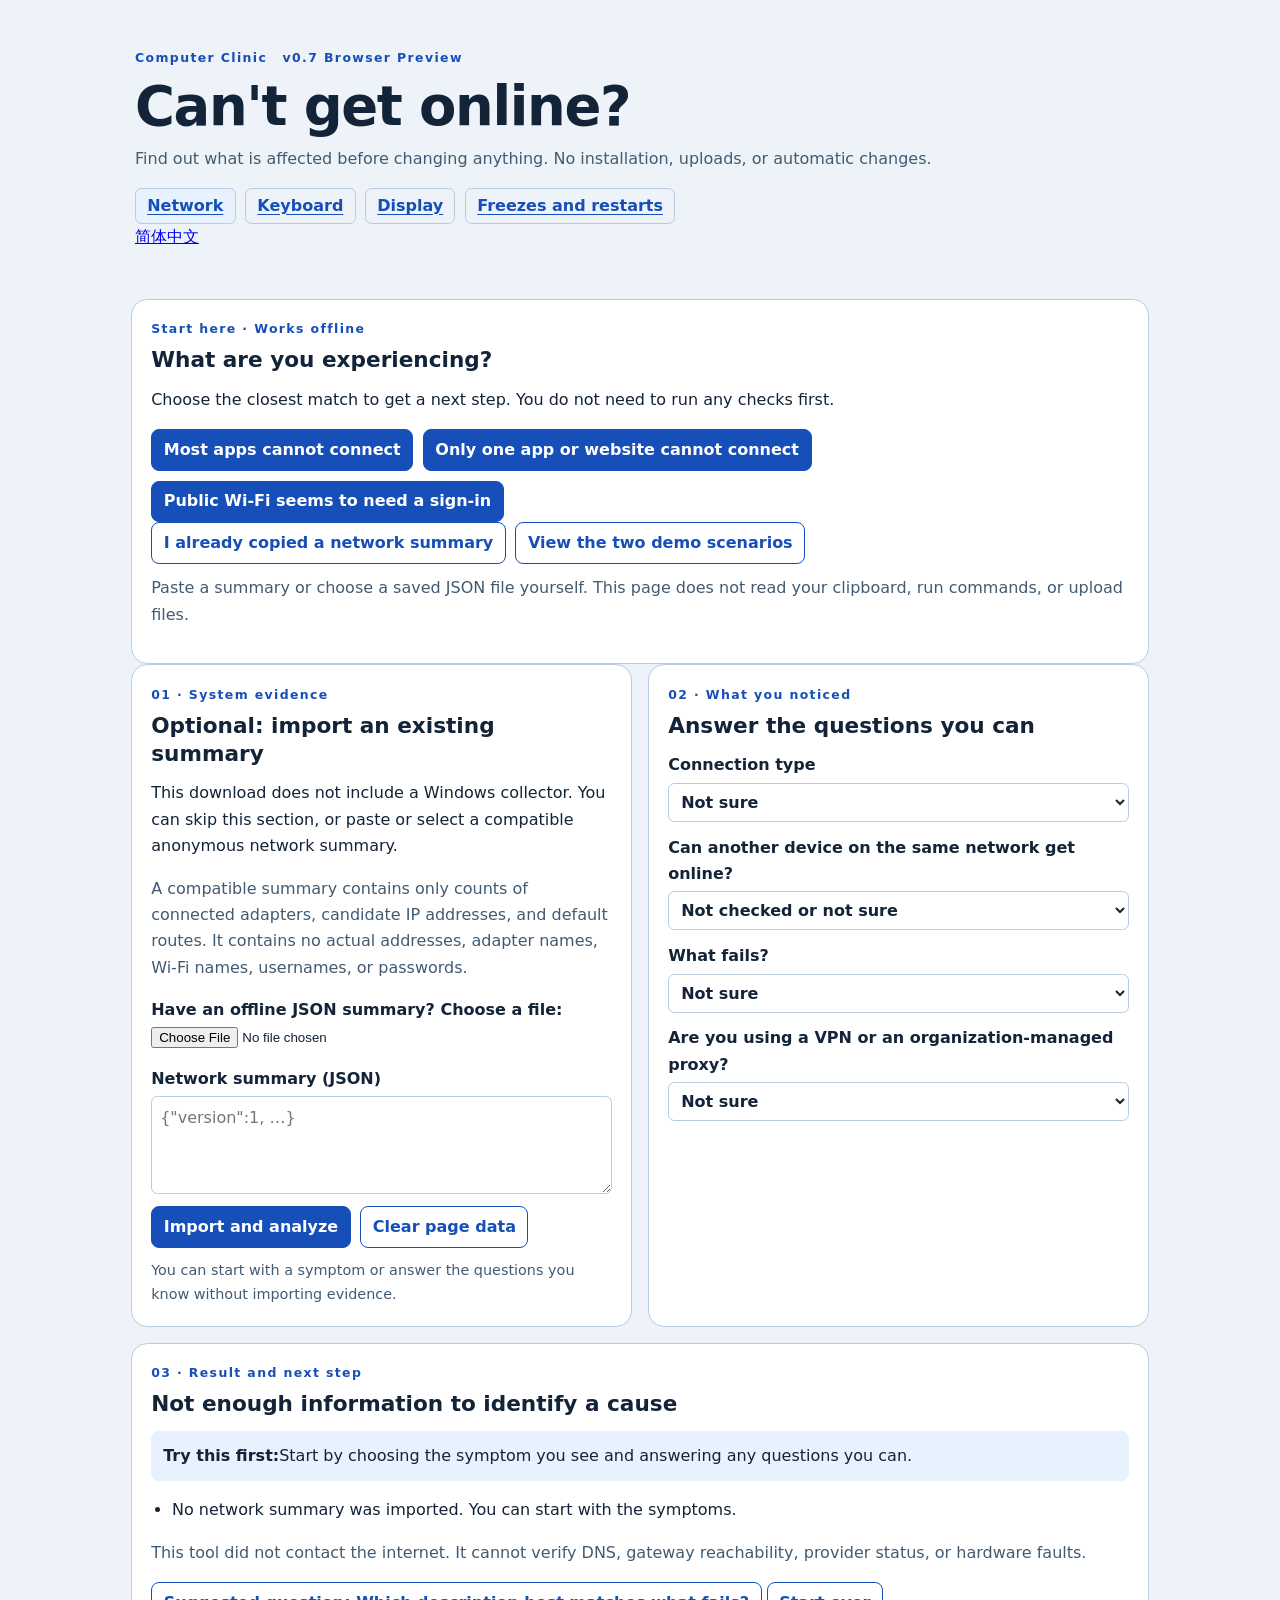
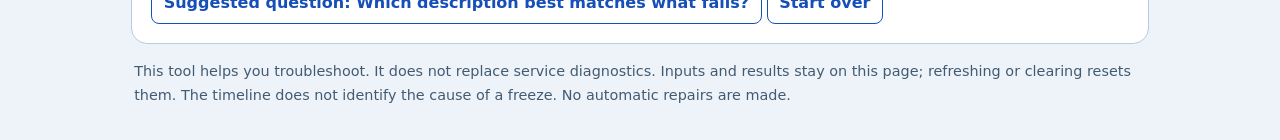
<file: index.html>
<!doctype html>
<html lang="en">
<head>
  <meta charset="utf-8">
  <meta name="viewport" content="width=device-width, initial-scale=1">
  <meta http-equiv="Content-Security-Policy" content="default-src 'none'; script-src 'self' file:; style-src 'self' file:; base-uri 'none'; form-action 'none'; connect-src 'none'">
  <meta name="referrer" content="no-referrer">
  <title>Computer Clinic · Network</title>
  <link rel="stylesheet" href="clinic.css">
  <script defer src="local-json.js"></script>
  <script defer src="diagnosis.js"></script>
  <script defer src="clinic.js"></script>
</head>
<body>
<div class="shell">
  <header>
    <p class="eyebrow">Computer Clinic <span>v0.7 Browser Preview</span></p>
    <h1>Can't get online?</h1>
    <p class="intro">Find out what is affected before changing anything. No installation, uploads, or automatic changes.</p>
    <nav aria-label="Offline tools">
      <a aria-current="page" href="index.html">Network</a>
      <a href="keyboard/index.html">Keyboard</a>
      <a href="display/index.html">Display</a>
      <a href="freeze/index.html">Freezes and restarts</a>
    </nav>
    <p><a href="zh/index.html" lang="zh-CN" hreflang="zh-CN">简体中文</a></p>
  </header>
  <noscript><p class="panel">This tool needs JavaScript in your browser. It can run without internet access.</p></noscript>
  <main>
    <section class="panel" aria-labelledby="quick-title">
      <p class="eyebrow">Start here · Works offline</p>
      <h2 id="quick-title" tabindex="-1">What are you experiencing?</h2>
      <p>Choose the closest match to get a next step. You do not need to run any checks first.</p>
      <div class="actions">
        <button type="button" id="quick-all">Most apps cannot connect</button>
        <button type="button" id="quick-one">Only one app or website cannot connect</button>
        <button type="button" id="quick-portal">Public Wi-Fi seems to need a sign-in</button>
      </div>
      <div class="actions">
        <button type="button" id="quick-paste" class="secondary">I already copied a network summary</button>
        <button type="button" id="quick-demo" class="secondary">View the two demo scenarios</button>
      </div>
      <p id="quick-feedback" role="status" class="message"></p>
      <p class="subtle">Paste a summary or choose a saved JSON file yourself. This page does not read your clipboard, run commands, or upload files.</p>
    </section>
    <div class="grid">
      <section class="panel" aria-labelledby="evidence-title">
        <p class="eyebrow">01 · System evidence</p>
        <h2 id="evidence-title">Optional: import an existing summary</h2>
        <p>This download does not include a Windows collector. You can skip this section, or paste or select a compatible anonymous network summary.</p>
        <p class="subtle">A compatible summary contains only counts of connected adapters, candidate IP addresses, and default routes. It contains no actual addresses, adapter names, Wi-Fi names, usernames, or passwords.</p>
        <p><label for="snapshot-file">Have an offline JSON summary? Choose a file:</label>
        <input type="file" id="snapshot-file" accept=".json,application/json" aria-describedby="message"></p>
        <label for="snapshot">Network summary (JSON)</label>
        <textarea id="snapshot" rows="3" maxlength="4000" spellcheck="false" autocomplete="off" placeholder='{"version":1, …}' aria-describedby="message"></textarea>
        <div class="actions">
          <button type="button" id="load">Import and analyze</button>
          <button type="button" id="clear" class="secondary">Clear page data</button>
        </div>
        <p class="message" id="message" role="status" aria-live="polite">You can start with the symptom choices without importing anything.</p>
      </section>
      <section class="panel" aria-labelledby="context-title">
        <p class="eyebrow">02 · What you noticed</p>
        <h2 id="context-title">Answer the questions you can</h2>
        <div class="fields">
          <label>Connection type<select id="path"><option value="unknown">Not sure</option><option value="wifi">Wi-Fi</option><option value="ethernet">Ethernet</option></select></label>
          <label>Can another device on the same network get online?<select id="other"><option value="unknown">Not checked or not sure</option><option value="yes">Yes</option><option value="no">No</option></select></label>
          <label>What fails?<select id="scope"><option value="unknown">Not sure</option><option value="all">All or most apps fail</option><option value="one">Only one app or website fails</option><option value="local">Only a local page (localhost / 127.0.0.1) fails</option><option value="portal">Public Wi-Fi seems to require sign-in</option></select></label>
          <label>Are you using a VPN or an organization-managed proxy?<select id="vpn"><option value="unknown">Not sure</option><option value="yes">Yes</option><option value="no">No</option></select></label>
        </div>
      </section>
    </div>
    <section class="panel results" aria-labelledby="result-title">
      <p class="eyebrow">03 · Result and next step</p>
      <div id="result" aria-live="polite" aria-atomic="true">
        <h2 id="result-title" tabindex="-1">Not enough information to identify a cause</h2>
        <p class="next"><strong>Try this first:</strong><span id="next"></span></p>
        <ul id="findings"></ul>
        <p id="demo-status" hidden></p>
        <p class="subtle" id="limits">This tool has not contacted the internet.</p>
      </div>
      <button type="button" class="secondary" id="follow">Go to the suggested question</button>
      <button type="button" class="secondary" id="redo">Start over</button>
    </section>
  </main>
  <footer>This tool helps you troubleshoot. It does not replace service diagnostics. Inputs and results stay on this page; refreshing or clearing resets them. The timeline does not identify the cause of a freeze. No automatic repairs are made.</footer>
</div>
</body>
</html>
</file>
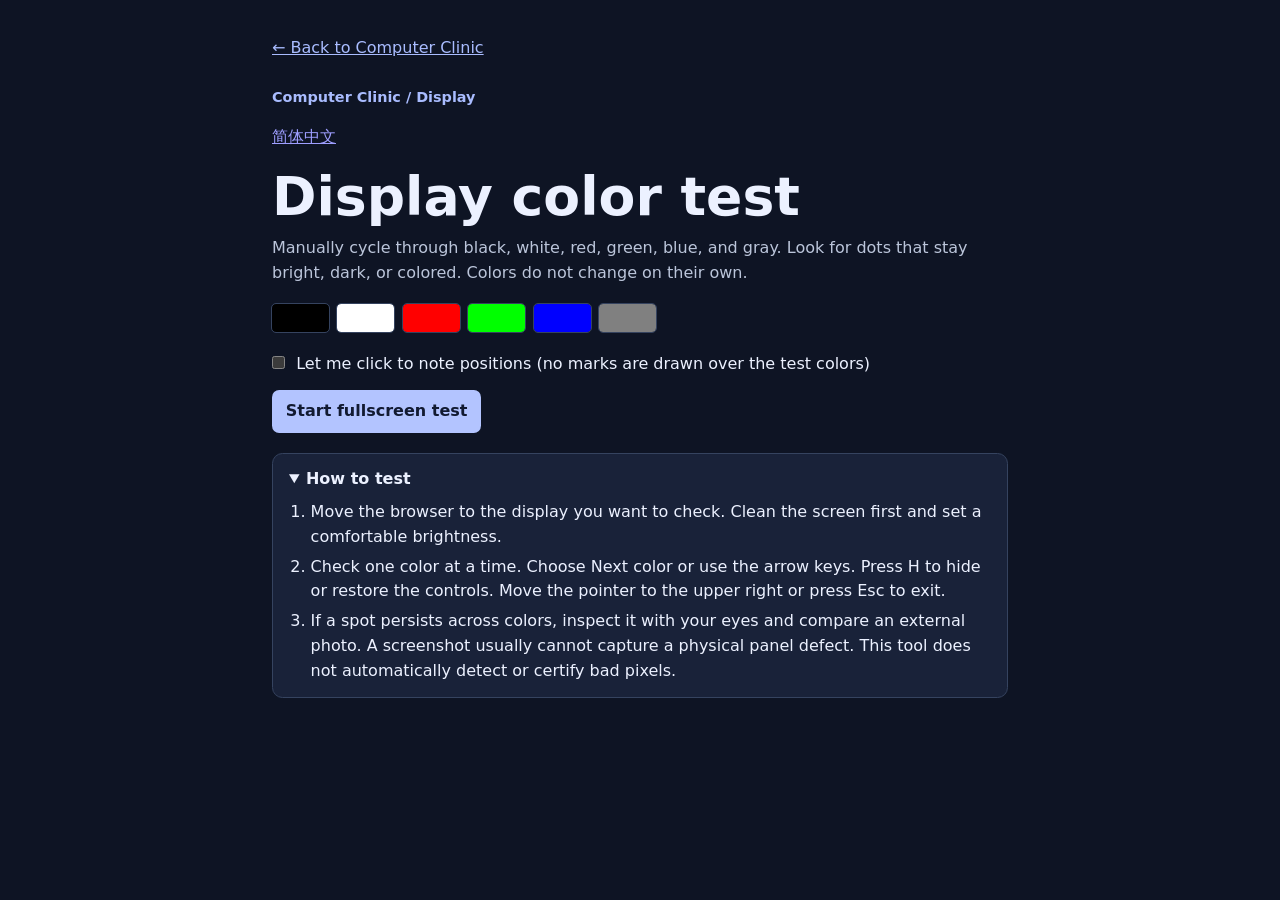
<file: display/index.html>
<!doctype html>
<html lang="en">
<head>
  <meta charset="utf-8">
  <meta http-equiv="Content-Security-Policy" content="default-src 'none'; script-src 'self' file:; style-src 'self' file:; connect-src 'none'; base-uri 'none'; form-action 'none'; object-src 'none'">
  <meta name="viewport" content="width=device-width, initial-scale=1">
  <meta name="color-scheme" content="dark">
  <title>Display color test · Computer Clinic</title>
  <link rel="stylesheet" href="display.css">
  <script src="display.js" defer></script>
</head>
<body>
  <main class="page">
    <a class="back" href="../index.html">← Back to Computer Clinic</a>
    <p class="eyebrow">Computer Clinic / Display</p>
    <p><a href="../zh/display/index.html" lang="zh-CN" hreflang="zh-CN">简体中文</a></p>
    <h1>Display color test</h1>
    <p class="lede">Manually cycle through black, white, red, green, blue, and gray. Look for dots that stay bright, dark, or colored. Colors do not change on their own.</p>
    <div class="swatches" aria-hidden="true">
      <span class="black"></span><span class="white"></span><span class="red"></span>
      <span class="green"></span><span class="blue"></span><span class="gray"></span>
    </div>
    <div class="setup">
      <label><input id="record" type="checkbox"> Let me click to note positions (no marks are drawn over the test colors)</label>
      <button type="button" class="primary" id="start">Start fullscreen test</button>
    </div>
    <p id="notice" role="status"></p>
    <details class="tips" open>
      <summary>How to test</summary>
      <ol>
        <li>Move the browser to the display you want to check. Clean the screen first and set a comfortable brightness.</li>
        <li>Check one color at a time. Choose Next color or use the arrow keys. Press H to hide or restore the controls. Move the pointer to the upper right or press Esc to exit.</li>
        <li>If a spot persists across colors, inspect it with your eyes and compare an external photo. A screenshot usually cannot capture a physical panel defect. This tool does not automatically detect or certify bad pixels.</li>
      </ol>
    </details>
    <section class="review" id="review" hidden aria-labelledby="review-title">
      <h2 id="review-title">Observations</h2>
      <p id="review-note"></p>
      <ul id="observations"></ul>
      <p class="muted" id="review-privacy">Positions are relative to the test area, not physical pixel coordinates. They stay on this page and reset on refresh.</p>
    </section>
  </main>

  <section id="testStage" class="stage black" hidden aria-label="Solid-color test area">
    <button type="button" id="exit" class="exit" aria-label="Exit display test">Exit <kbd>Esc</kbd></button>
    <div id="controls" class="controls" role="group" aria-label="Test controls">
      <button type="button" id="previous" aria-label="Previous color">← Previous color</button>
      <p id="current" role="status">Black · 1 / 6</p>
      <button type="button" id="next" aria-label="Next color">Next color →</button>
      <button type="button" id="hideControls">Hide controls <kbd>H</kbd></button>
    </div>
    <button type="button" id="showControls" class="show-controls" hidden>Show controls <kbd>H</kbd></button>
    <p id="pointStatus" class="sr-only" aria-live="polite"></p>
  </section>
</body>
</html>
</file>
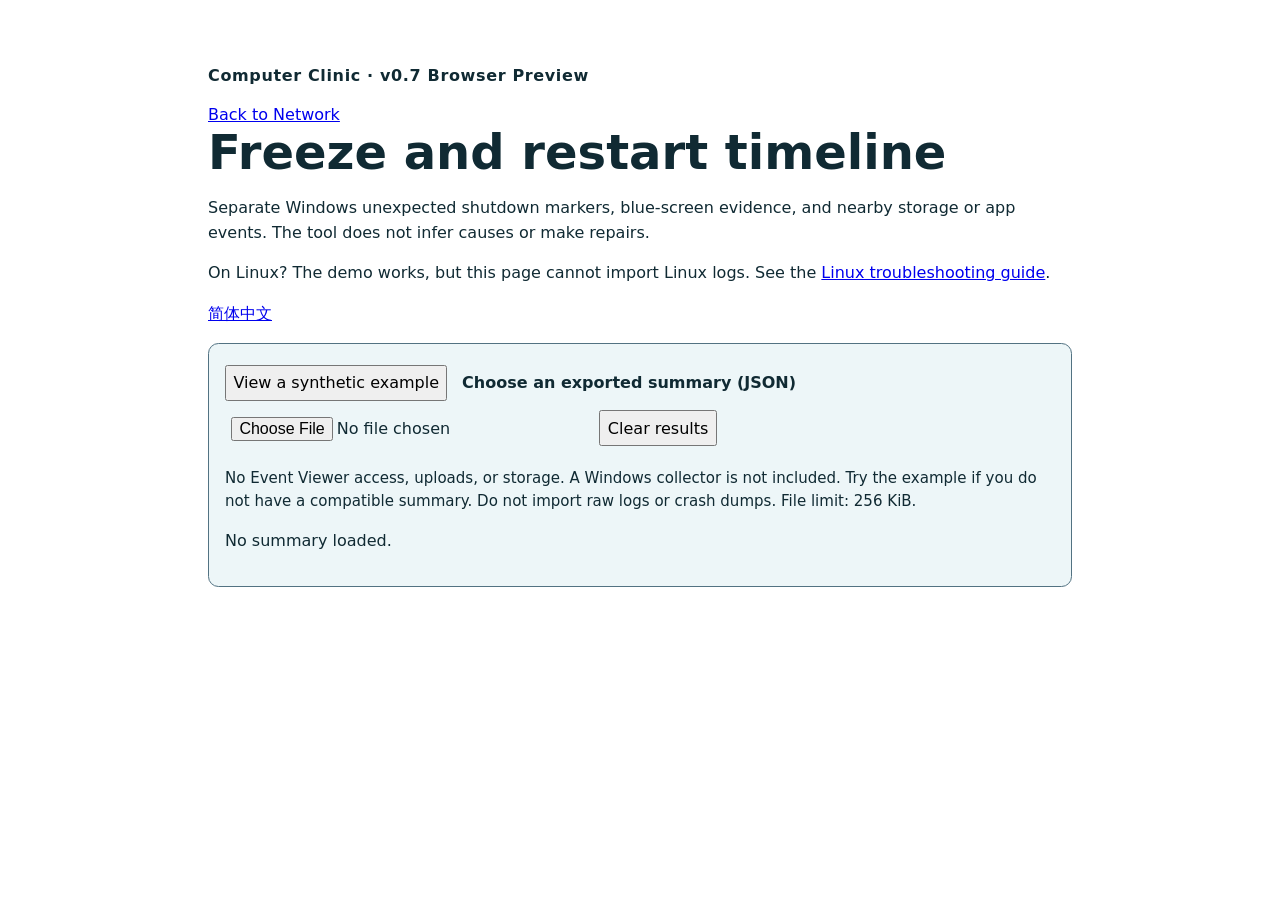
<file: freeze/index.html>
<!doctype html>
<html lang="en">
<head>
  <meta charset="utf-8">
  <meta http-equiv="Content-Security-Policy" content="default-src 'none'; script-src 'self' file:; style-src 'self' file:; connect-src 'none'; base-uri 'none'; form-action 'none'; object-src 'none'">
  <meta name="viewport" content="width=device-width, initial-scale=1">
  <title>Freeze and restart timeline · Computer Clinic</title>
  <link rel="stylesheet" href="freeze.css">
  <script defer src="freeze-core.js"></script>
  <script defer src="freeze-ui.js"></script>
</head>
<body>
<main>
  <header>
    <p class="eyebrow">Computer Clinic · v0.7 Browser Preview</p>
    <a href="../index.html">Back to Network</a>
    <h1>Freeze and restart timeline</h1>
    <p>Separate Windows unexpected shutdown markers, blue-screen evidence, and nearby storage or app events. The tool does not infer causes or make repairs.</p>
    <p>On Linux? The demo works, but this page cannot import Linux logs. See the <a href="../docs/linux.md">Linux troubleshooting guide</a>.</p>
    <p><a href="../zh/freeze/index.html" lang="zh-CN" hreflang="zh-CN">简体中文</a></p>
  </header>
  <section class="controls" aria-label="Select an event summary">
    <button id="demo" type="button">View a synthetic example</button>
    <label for="summary-file">Choose an exported summary (JSON)</label>
    <input id="summary-file" type="file" accept=".json,application/json">
    <button id="clear" type="button">Clear results</button>
    <p class="note">No Event Viewer access, uploads, or storage. A Windows collector is not included. Try the example if you do not have a compatible summary. Do not import raw logs or crash dumps. File limit: 256 KiB.</p>
    <p id="status" role="status" aria-live="polite">No summary loaded.</p>
  </section>
  <section id="results" aria-label="Analysis results" hidden>
    <p id="mode"></p>
    <div class="cards">
      <div><h2>Unexpected restart markers</h2><p id="reboot"></p></div>
      <div><h2>Blue-screen evidence</h2><p id="bugcheck"></p></div>
    </div>
    <p id="coverage"></p>
    <p class="note">Unknown means the summary does not have enough evidence. Multiple records can come from one startup. Report times are not the exact times of a freeze, blue screen, or shutdown, and events within five minutes do not establish the cause.</p>
    <h2>Event timeline (UTC)</h2>
    <p id="empty" hidden>This summary has no events to display.</p>
    <ol id="timeline"></ol>
  </section>
</main>
</body>
</html>
</file>
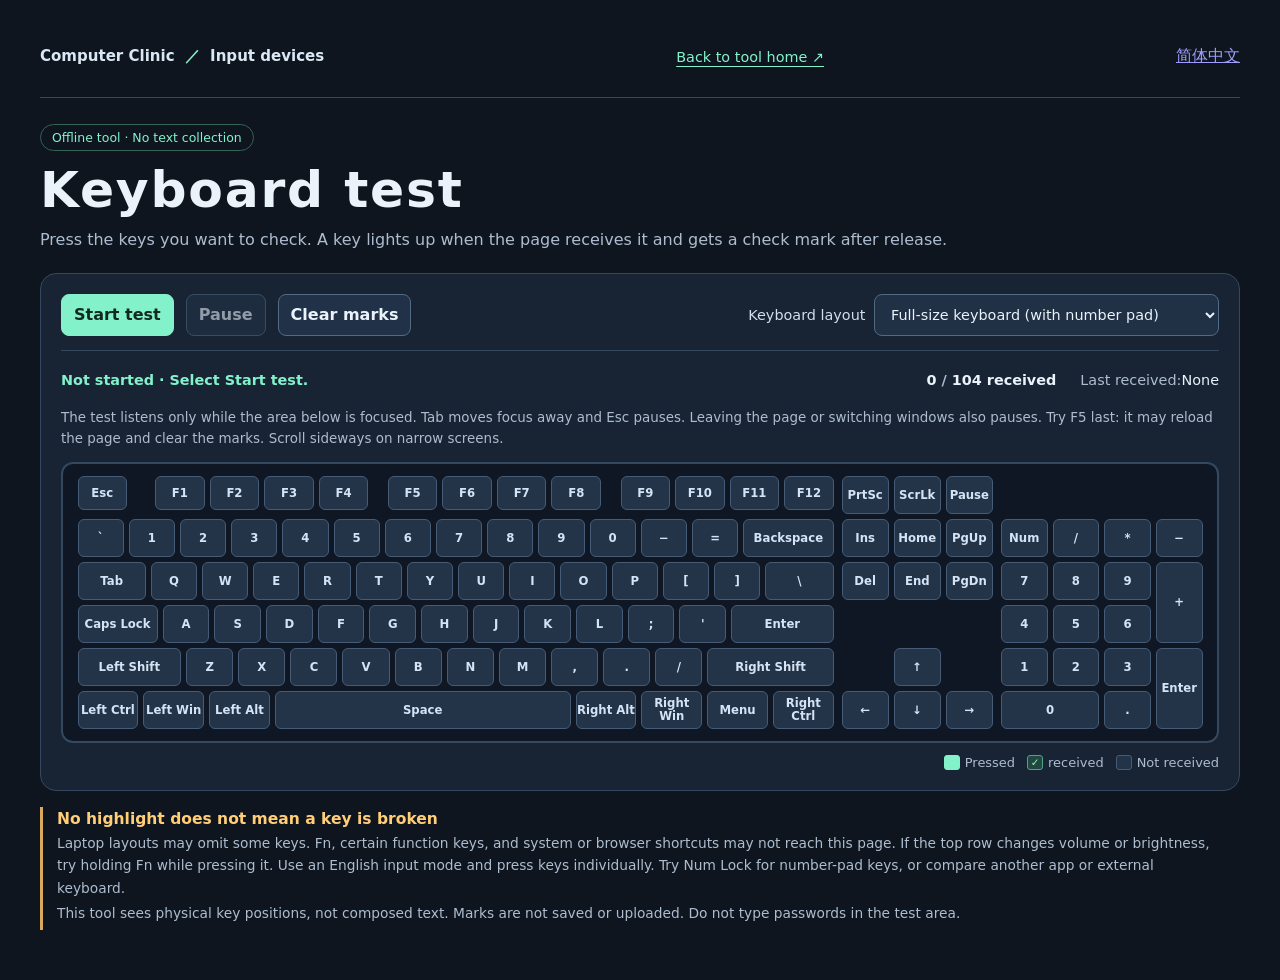
<file: keyboard/index.html>
<!doctype html>
<html lang="en">
<head>
  <meta charset="utf-8">
  <meta name="viewport" content="width=device-width, initial-scale=1">
  <meta name="color-scheme" content="dark">
  <meta http-equiv="Content-Security-Policy" content="default-src 'none'; script-src 'self' file:; style-src 'self' file:; connect-src 'none'; base-uri 'none'; form-action 'none'">
  <title>Keyboard test · Computer Clinic</title>
  <link rel="stylesheet" href="keyboard.css">
  <script src="keyboard.js" defer></script>
</head>
<body>
  <main class="shell">
    <header class="top">
      <p class="kicker">Computer Clinic <span>／</span> Input devices</p>
      <a id="exit" class="back" href="../index.html">Back to tool home <span aria-hidden="true">↗</span></a>
      <p><a href="../zh/keyboard/index.html" lang="zh-CN" hreflang="zh-CN">简体中文</a></p>
  </header>

    <section class="intro" aria-labelledby="title">
      <div>
        <p class="tag">Offline tool · No text collection</p>
        <h1 id="title">Keyboard test</h1>
        <p class="summary">Press the keys you want to check. A key lights up when the page receives it and gets a check mark after release.</p>
      </div>
    </section>

    <section class="panel" aria-label="Keyboard test controls">
      <div class="controls">
        <div class="buttons">
          <button id="start" class="primary" type="button">Start test</button>
          <button id="stop" class="secondary" type="button" disabled>Pause</button>
          <button id="reset" class="secondary" type="button">Clear marks</button>
        </div>
        <label class="layout" for="layout">Keyboard layout
          <select id="layout">
            <option value="full">Full-size keyboard (with number pad)</option>
            <option value="compact">Compact keyboard (without number pad)</option>
          </select>
        </label>
      </div>

      <div class="statusbar">
        <p id="status" class="status" role="status">Not started · Select Start test.</p>
        <p class="counter"><output id="seen">0</output><span> / </span><output id="total">104</output> received</p>
        <p class="last">Last received:<output id="last">None</output></p>
      </div>

      <p id="help" class="help">The test listens only while the area below is focused. Tab moves focus away and Esc pauses. Leaving the page or switching windows also pauses. Try F5 last: it may reload the page and clear the marks. Scroll sideways on narrow screens.</p>
      <section id="capture" class="capture" tabindex="0" aria-label="Key test area" aria-describedby="help">
        <div id="board" class="board" aria-hidden="true"></div>
      </section>

      <p class="legend" aria-hidden="true"><span><i class="sample down"></i> Pressed</span><span><i class="sample done">✓</i> received</span><span><i class="sample"></i> Not received</span></p>
    </section>

    <aside class="note" aria-labelledby="limitations">
      <h2 id="limitations">No highlight does not mean a key is broken</h2>
      <p>Laptop layouts may omit some keys. Fn, certain function keys, and system or browser shortcuts may not reach this page. If the top row changes volume or brightness, try holding Fn while pressing it. Use an English input mode and press keys individually. Try Num Lock for number-pad keys, or compare another app or external keyboard.</p>
      <p>This tool sees physical key positions, not composed text. Marks are not saved or uploaded. Do not type passwords in the test area.</p>
    </aside>
    <noscript><p role="alert">Enable JavaScript in your browser to start testing.</p></noscript>
  </main>
</body>
</html>
</file>
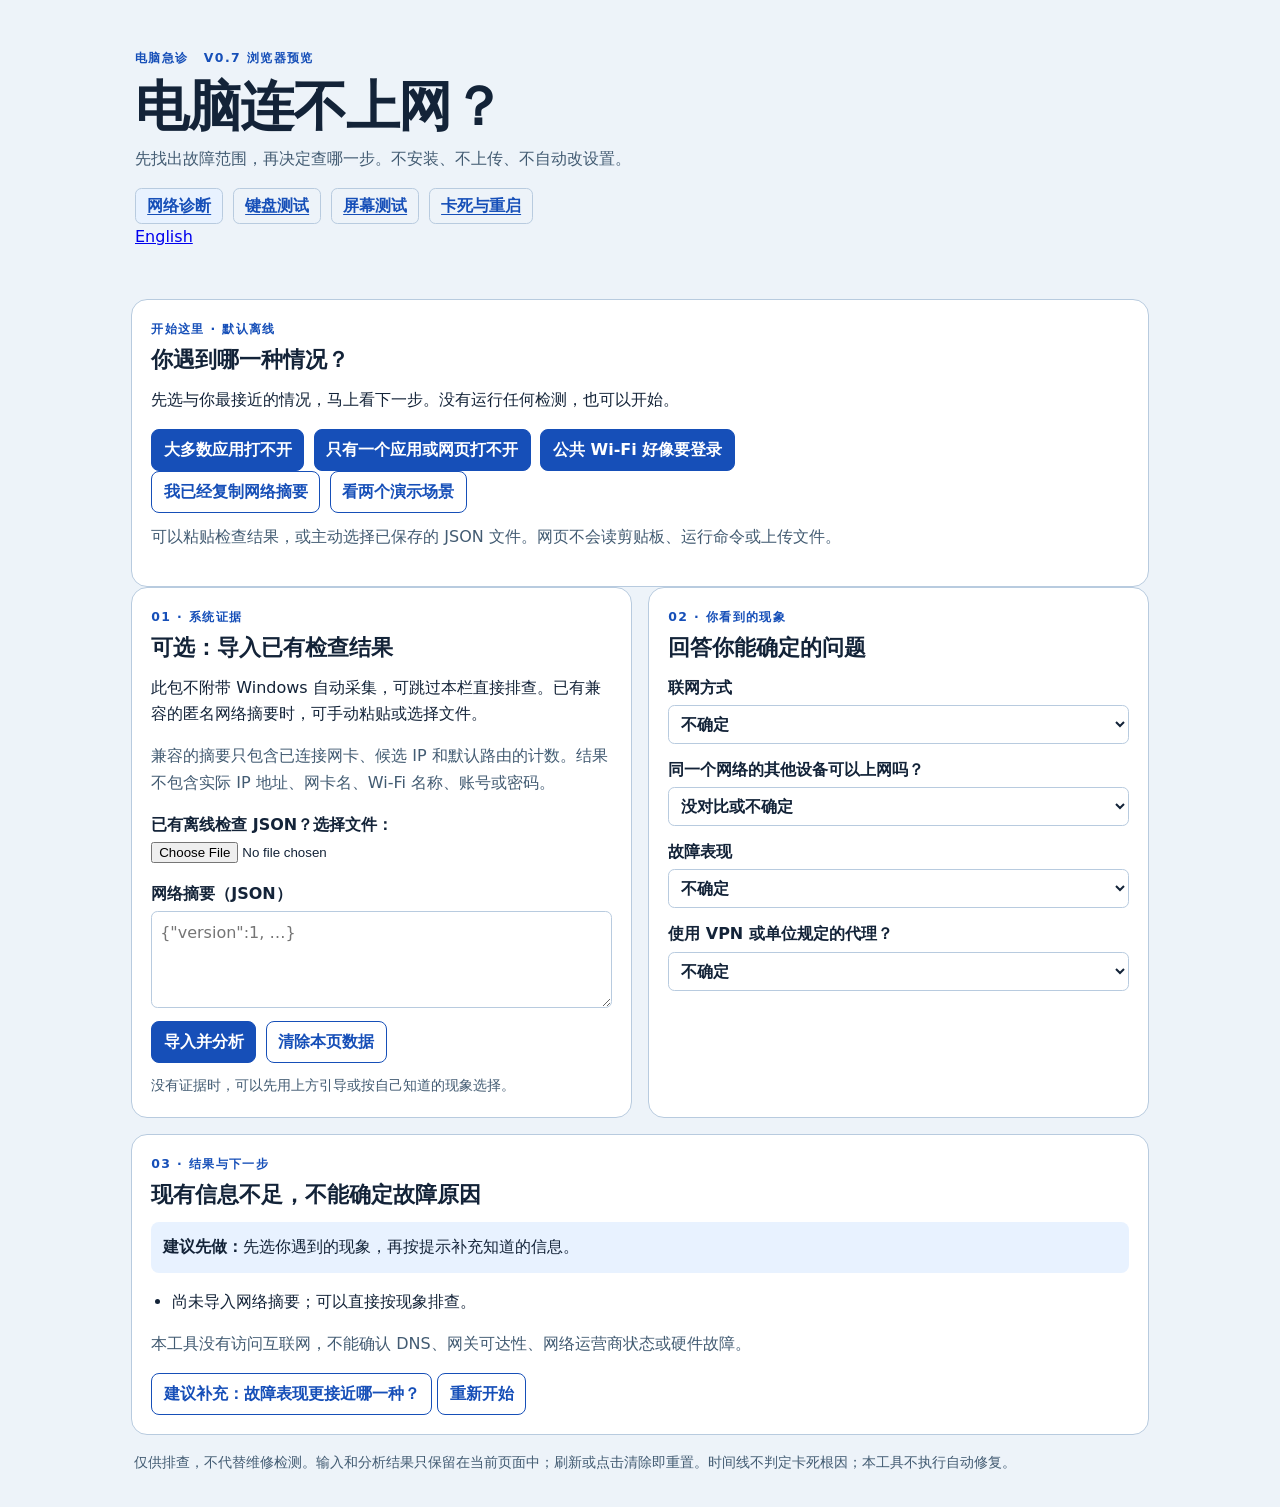
<file: zh/index.html>
<!doctype html>
<html lang="zh-CN">
<head>
  <meta charset="utf-8">
  <meta name="viewport" content="width=device-width, initial-scale=1">
  <meta http-equiv="Content-Security-Policy" content="default-src 'none'; script-src 'self' file:; style-src 'self' file:; base-uri 'none'; form-action 'none'; connect-src 'none'">
  <meta name="referrer" content="no-referrer">
  <title>电脑急诊 · 网络诊断</title>
  <link rel="stylesheet" href="../clinic.css">
  <script defer src="../local-json.js"></script>
  <script defer src="../diagnosis.js"></script>
  <script defer src="../clinic.js"></script>
</head>
<body>
<div class="shell">
  <header>
    <p class="eyebrow">电脑急诊 <span>V0.7 浏览器预览</span></p>
    <h1>电脑连不上网？</h1>
    <p class="intro">先找出故障范围，再决定查哪一步。不安装、不上传、不自动改设置。</p>
    <nav aria-label="离线工具">
      <a aria-current="page" href="index.html">网络诊断</a>
      <a href="keyboard/index.html">键盘测试</a>
      <a href="display/index.html">屏幕测试</a>
      <a href="freeze/index.html">卡死与重启</a>
    </nav>
    <p><a href="../index.html" lang="en" hreflang="en">English</a></p>
  </header>
  <noscript><p class="panel">本工具需要浏览器中的 JavaScript。没有网络也可以运行。</p></noscript>
  <main>
    <section class="panel" aria-labelledby="quick-title">
      <p class="eyebrow">开始这里 · 默认离线</p>
      <h2 id="quick-title" tabindex="-1">你遇到哪一种情况？</h2>
      <p>先选与你最接近的情况，马上看下一步。没有运行任何检测，也可以开始。</p>
      <div class="actions">
        <button type="button" id="quick-all">大多数应用打不开</button>
        <button type="button" id="quick-one">只有一个应用或网页打不开</button>
        <button type="button" id="quick-portal">公共 Wi-Fi 好像要登录</button>
      </div>
      <div class="actions">
        <button type="button" id="quick-paste" class="secondary">我已经复制网络摘要</button>
        <button type="button" id="quick-demo" class="secondary">看两个演示场景</button>
      </div>
      <p id="quick-feedback" role="status" class="message"></p>
      <p class="subtle">可以粘贴检查结果，或主动选择已保存的 JSON 文件。网页不会读剪贴板、运行命令或上传文件。</p>
    </section>
    <div class="grid">
      <section class="panel" aria-labelledby="evidence-title">
        <p class="eyebrow">01 · 系统证据</p>
        <h2 id="evidence-title">可选：导入已有检查结果</h2>
        <p>此包不附带 Windows 自动采集，可跳过本栏直接排查。已有兼容的匿名网络摘要时，可手动粘贴或选择文件。</p>
        <p class="subtle">兼容的摘要只包含已连接网卡、候选 IP 和默认路由的计数。结果不包含实际 IP 地址、网卡名、Wi-Fi 名称、账号或密码。</p>
        <p><label for="snapshot-file">已有离线检查 JSON？选择文件：</label>
        <input type="file" id="snapshot-file" accept=".json,application/json" aria-describedby="message"></p>
        <label for="snapshot">网络摘要（JSON）</label>
        <textarea id="snapshot" rows="3" maxlength="4000" spellcheck="false" autocomplete="off" placeholder='{"version":1, …}' aria-describedby="message"></textarea>
        <div class="actions">
          <button type="button" id="load">导入并分析</button>
          <button type="button" id="clear" class="secondary">清除本页数据</button>
        </div>
        <p class="message" id="message" role="status" aria-live="polite">没有证据时，也可以用右侧选项开始。</p>
      </section>
      <section class="panel" aria-labelledby="context-title">
        <p class="eyebrow">02 · 你看到的现象</p>
        <h2 id="context-title">回答你能确定的问题</h2>
        <div class="fields">
          <label>联网方式<select id="path"><option value="unknown">不确定</option><option value="wifi">无线 Wi-Fi</option><option value="ethernet">有线网线</option></select></label>
          <label>同一个网络的其他设备可以上网吗？<select id="other"><option value="unknown">没对比或不确定</option><option value="yes">可以</option><option value="no">不可以</option></select></label>
          <label>故障表现<select id="scope"><option value="unknown">不确定</option><option value="all">所有或大多数应用都失败</option><option value="one">只有一个应用或网站失败</option><option value="local">只有本机网页（localhost / 127.0.0.1）打不开</option><option value="portal">像是公共 Wi-Fi 要登录</option></select></label>
          <label>使用 VPN 或单位规定的代理？<select id="vpn"><option value="unknown">不确定</option><option value="yes">是</option><option value="no">否</option></select></label>
        </div>
      </section>
    </div>
    <section class="panel results" aria-labelledby="result-title">
      <p class="eyebrow">03 · 结果与下一步</p>
      <div id="result" aria-live="polite" aria-atomic="true">
        <h2 id="result-title" tabindex="-1">现有信息不足，不能确定故障原因</h2>
        <p class="next"><strong>建议先做：</strong><span id="next"></span></p>
        <ul id="findings"></ul>
        <p id="demo-status" hidden></p>
        <p class="subtle" id="limits">本工具没有访问互联网。</p>
      </div>
      <button type="button" class="secondary" id="follow">定位到建议补充的问题</button>
      <button type="button" class="secondary" id="redo">重新开始</button>
    </section>
  </main>
  <footer>仅供排查，不代替维修检测。输入和分析结果只保留在当前页面中；刷新或点击清除即重置。时间线不判定卡死根因；本工具不执行自动修复。</footer>
</div>
</body>
</html>
</file>
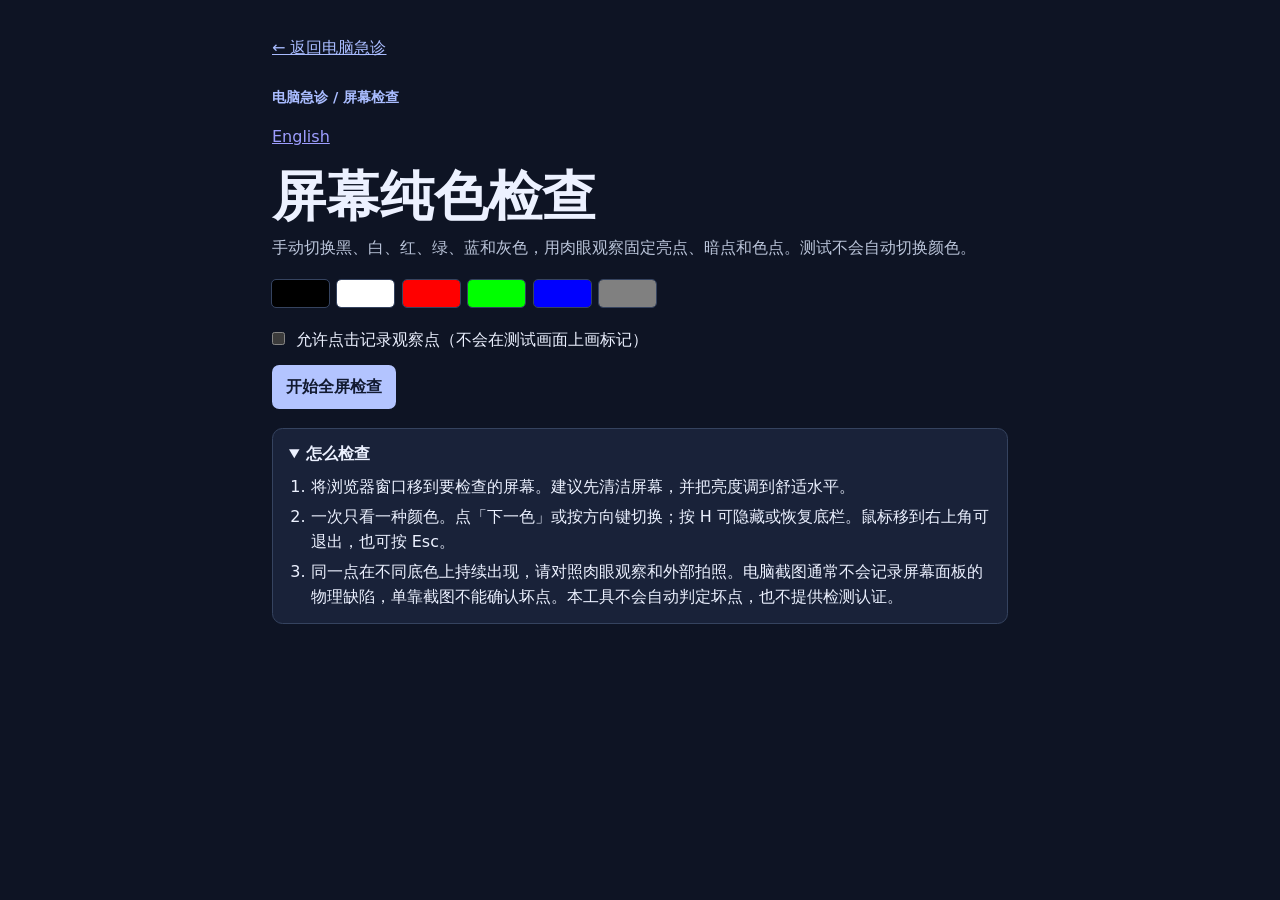
<file: zh/display/index.html>
<!doctype html>
<html lang="zh-CN">
<head>
  <meta charset="utf-8">
  <meta http-equiv="Content-Security-Policy" content="default-src 'none'; script-src 'self' file:; style-src 'self' file:; connect-src 'none'; base-uri 'none'; form-action 'none'; object-src 'none'">
  <meta name="viewport" content="width=device-width, initial-scale=1">
  <meta name="color-scheme" content="dark">
  <title>屏幕纯色检查 · 电脑急诊</title>
  <link rel="stylesheet" href="../../display/display.css">
  <script src="../../display/display.js" defer></script>
</head>
<body>
  <main class="page">
    <a class="back" href="../index.html">← 返回电脑急诊</a>
    <p class="eyebrow">电脑急诊 / 屏幕检查</p>
    <p><a href="../../display/index.html" lang="en" hreflang="en">English</a></p>
    <h1>屏幕纯色检查</h1>
    <p class="lede">手动切换黑、白、红、绿、蓝和灰色，用肉眼观察固定亮点、暗点和色点。测试不会自动切换颜色。</p>
    <div class="swatches" aria-hidden="true">
      <span class="black"></span><span class="white"></span><span class="red"></span>
      <span class="green"></span><span class="blue"></span><span class="gray"></span>
    </div>
    <div class="setup">
      <label><input id="record" type="checkbox"> 允许点击记录观察点（不会在测试画面上画标记）</label>
      <button type="button" class="primary" id="start">开始全屏检查</button>
    </div>
    <p id="notice" role="status"></p>
    <details class="tips" open>
      <summary>怎么检查</summary>
      <ol>
        <li>将浏览器窗口移到要检查的屏幕。建议先清洁屏幕，并把亮度调到舒适水平。</li>
        <li>一次只看一种颜色。点「下一色」或按方向键切换；按 H 可隐藏或恢复底栏。鼠标移到右上角可退出，也可按 Esc。</li>
        <li>同一点在不同底色上持续出现，请对照肉眼观察和外部拍照。电脑截图通常不会记录屏幕面板的物理缺陷，单靠截图不能确认坏点。本工具不会自动判定坏点，也不提供检测认证。</li>
      </ol>
    </details>
    <section class="review" id="review" hidden aria-labelledby="review-title">
      <h2 id="review-title">本次观察记录</h2>
      <p id="review-note"></p>
      <ul id="observations"></ul>
      <p class="muted" id="review-privacy">位置是测试画面的相对坐标，不是物理像素坐标。记录只在当前页面暂存，刷新即清除。</p>
    </section>
  </main>

  <section id="testStage" class="stage black" hidden aria-label="屏幕纯色测试区">
    <button type="button" id="exit" class="exit" aria-label="退出屏幕检查">退出 <kbd>Esc</kbd></button>
    <div id="controls" class="controls" role="group" aria-label="测试控制">
      <button type="button" id="previous" aria-label="上一色">← 上一色</button>
      <p id="current" role="status">黑色 · 1 / 6</p>
      <button type="button" id="next" aria-label="下一色">下一色 →</button>
      <button type="button" id="hideControls">隐藏底栏 <kbd>H</kbd></button>
    </div>
    <button type="button" id="showControls" class="show-controls" hidden>显示底栏 <kbd>H</kbd></button>
    <p id="pointStatus" class="sr-only" aria-live="polite"></p>
  </section>
</body>
</html>
</file>
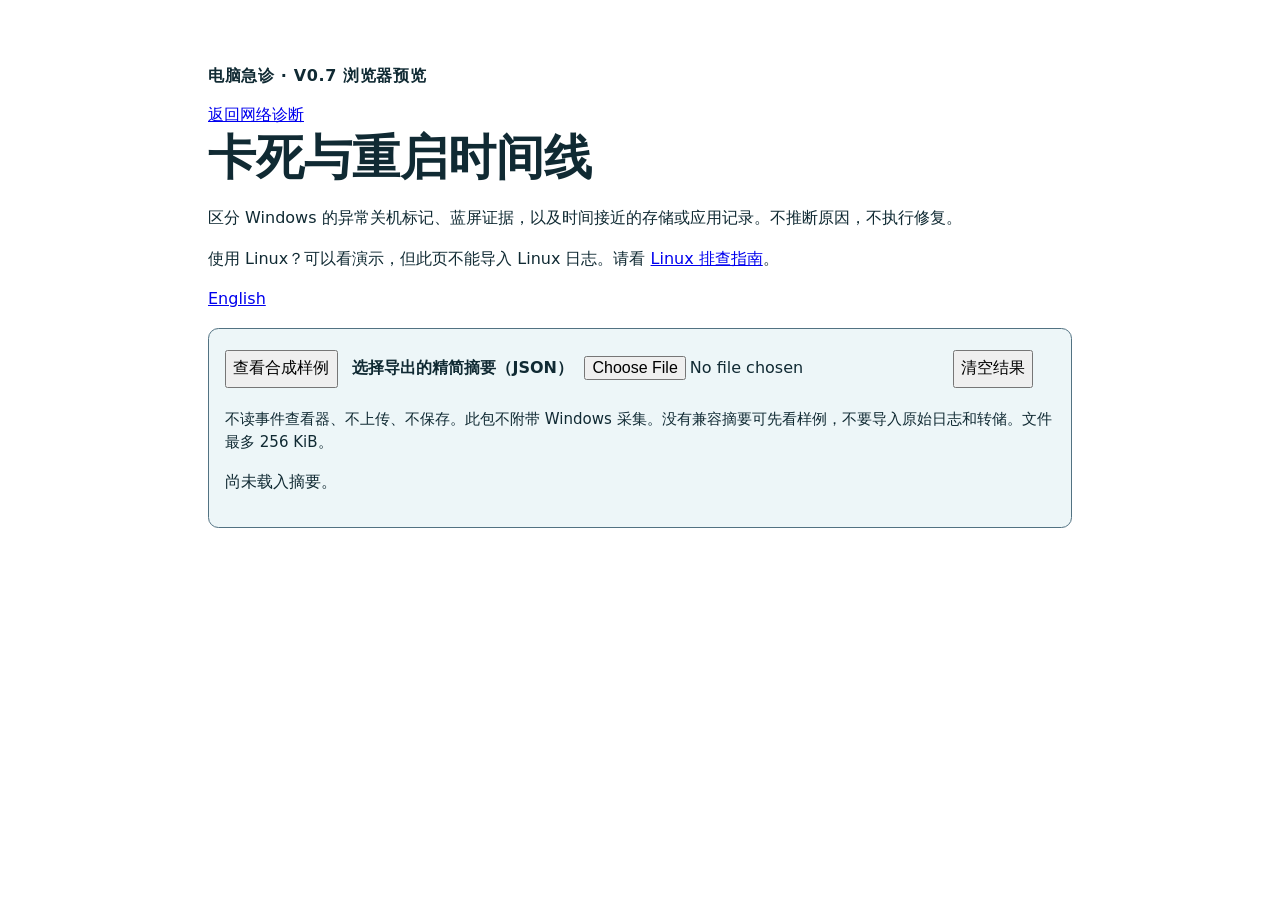
<file: zh/freeze/index.html>
<!doctype html>
<html lang="zh-CN">
<head>
  <meta charset="utf-8">
  <meta http-equiv="Content-Security-Policy" content="default-src 'none'; script-src 'self' file:; style-src 'self' file:; connect-src 'none'; base-uri 'none'; form-action 'none'; object-src 'none'">
  <meta name="viewport" content="width=device-width, initial-scale=1">
  <title>电脑急诊 · 卡死与重启时间线</title>
  <link rel="stylesheet" href="../../freeze/freeze.css">
  <script defer src="../../freeze/freeze-core.js"></script>
  <script defer src="../../freeze/freeze-ui.js"></script>
</head>
<body>
<main>
  <header>
    <p class="eyebrow">电脑急诊 · V0.7 浏览器预览</p>
    <a href="../index.html">返回网络诊断</a>
    <h1>卡死与重启时间线</h1>
    <p>区分 Windows 的异常关机标记、蓝屏证据，以及时间接近的存储或应用记录。不推断原因，不执行修复。</p>
    <p>使用 Linux？可以看演示，但此页不能导入 Linux 日志。请看 <a href="../../docs/linux.md#简体中文">Linux 排查指南</a>。</p>
    <p><a href="../../freeze/index.html" lang="en" hreflang="en">English</a></p>
  </header>
  <section class="controls" aria-label="选择事件摘要">
    <button id="demo" type="button">查看合成样例</button>
    <label for="summary-file">选择导出的精简摘要（JSON）</label>
    <input id="summary-file" type="file" accept=".json,application/json">
    <button id="clear" type="button">清空结果</button>
    <p class="note">不读事件查看器、不上传、不保存。此包不附带 Windows 采集。没有兼容摘要可先看样例，不要导入原始日志和转储。文件最多 256 KiB。</p>
    <p id="status" role="status" aria-live="polite">尚未载入摘要。</p>
  </section>
  <section id="results" aria-label="分析结果" hidden>
    <p id="mode"></p>
    <div class="cards">
      <div><h2>异常重启标记</h2><p id="reboot"></p></div>
      <div><h2>蓝屏证据</h2><p id="bugcheck"></p></div>
    </div>
    <p id="coverage"></p>
    <p class="note">“未知”表示这份摘要没有足够的标记，不表示没有发生。多条标记可能来自同一次启动。报时不是卡死、蓝屏或关机发生的精确时刻；报时前后 5 分钟内的条目不是根因证据。</p>
    <h2>记录时间线（UTC）</h2>
    <p id="empty" hidden>摘要中没有可展示的记录。</p>
    <ol id="timeline"></ol>
  </section>
</main>
</body>
</html>
</file>
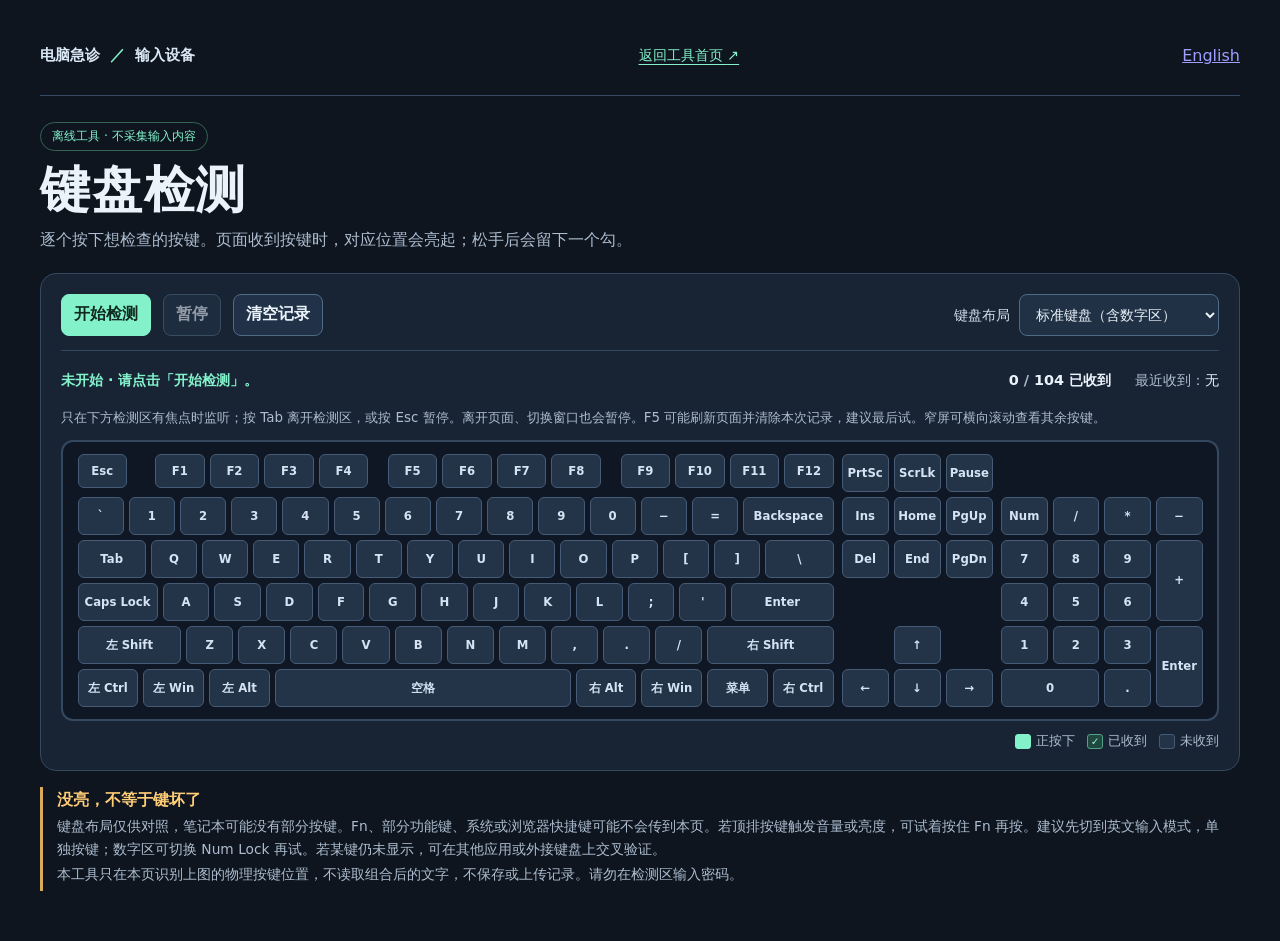
<file: zh/keyboard/index.html>
<!doctype html>
<html lang="zh-CN">
<head>
  <meta charset="utf-8">
  <meta name="viewport" content="width=device-width, initial-scale=1">
  <meta name="color-scheme" content="dark">
  <meta http-equiv="Content-Security-Policy" content="default-src 'none'; script-src 'self' file:; style-src 'self' file:; connect-src 'none'; base-uri 'none'; form-action 'none'">
  <title>键盘检测 · 电脑急诊</title>
  <link rel="stylesheet" href="../../keyboard/keyboard.css">
  <script src="../../keyboard/keyboard.js" defer></script>
</head>
<body>
  <main class="shell">
    <header class="top">
      <p class="kicker">电脑急诊 <span>／</span> 输入设备</p>
      <a id="exit" class="back" href="../index.html">返回工具首页 <span aria-hidden="true">↗</span></a>
      <p><a href="../../keyboard/index.html" lang="en" hreflang="en">English</a></p>
  </header>

    <section class="intro" aria-labelledby="title">
      <div>
        <p class="tag">离线工具 · 不采集输入内容</p>
        <h1 id="title">键盘检测</h1>
        <p class="summary">逐个按下想检查的按键。页面收到按键时，对应位置会亮起；松手后会留下一个勾。</p>
      </div>
    </section>

    <section class="panel" aria-label="键盘检测控制台">
      <div class="controls">
        <div class="buttons">
          <button id="start" class="primary" type="button">开始检测</button>
          <button id="stop" class="secondary" type="button" disabled>暂停</button>
          <button id="reset" class="secondary" type="button">清空记录</button>
        </div>
        <label class="layout" for="layout">键盘布局
          <select id="layout">
            <option value="full">标准键盘（含数字区）</option>
            <option value="compact">紧凑键盘（不含数字区）</option>
          </select>
        </label>
      </div>

      <div class="statusbar">
        <p id="status" class="status" role="status">未开始 · 请点击「开始检测」。</p>
        <p class="counter"><output id="seen">0</output><span> / </span><output id="total">104</output> 已收到</p>
        <p class="last">最近收到：<output id="last">无</output></p>
      </div>

      <p id="help" class="help">只在下方检测区有焦点时监听；按 Tab 离开检测区，或按 Esc 暂停。离开页面、切换窗口也会暂停。F5 可能刷新页面并清除本次记录，建议最后试。窄屏可横向滚动查看其余按键。</p>
      <section id="capture" class="capture" tabindex="0" aria-label="按键检测区" aria-describedby="help">
        <div id="board" class="board" aria-hidden="true"></div>
      </section>

      <p class="legend" aria-hidden="true"><span><i class="sample down"></i> 正按下</span><span><i class="sample done">✓</i> 已收到</span><span><i class="sample"></i> 未收到</span></p>
    </section>

    <aside class="note" aria-labelledby="limitations">
      <h2 id="limitations">没亮，不等于键坏了</h2>
      <p>键盘布局仅供对照，笔记本可能没有部分按键。Fn、部分功能键、系统或浏览器快捷键可能不会传到本页。若顶排按键触发音量或亮度，可试着按住 Fn 再按。建议先切到英文输入模式，单独按键；数字区可切换 Num Lock 再试。若某键仍未显示，可在其他应用或外接键盘上交叉验证。</p>
      <p>本工具只在本页识别上图的物理按键位置，不读取组合后的文字，不保存或上传记录。请勿在检测区输入密码。</p>
    </aside>
    <noscript><p role="alert">浏览器未启用 JavaScript，无法开始检测。</p></noscript>
  </main>
</body>
</html>
</file>
<file: clinic.css>
:root{color-scheme:light dark;--page:#edf3f9;--card:#fff;--ink:#132338;--muted:#425b72;--line:#b8cbdf;--accent:#164fb8;--btn:#fff;--hint:#e8f2ff;--bad:#a11b29}
@media(prefers-color-scheme:dark){:root{--page:#111d2b;--card:#19293b;--ink:#f1f6fd;--muted:#bfd2e6;--line:#51677d;--accent:#8abaff;--btn:#0b2142;--hint:#213957;--bad:#ffabb4}}
*{box-sizing:border-box}body{margin:0;background:var(--page);color:var(--ink);font:16px/1.65 system-ui,"Microsoft YaHei",sans-serif}.shell{width:min(1050px,100%);padding:2rem 1rem;margin:auto}header{margin:0 0 1rem;padding:1rem .25rem}h1,h2,p{margin-top:0}h1{font-size:clamp(2rem,5vw,3.4rem);line-height:1.15;letter-spacing:-.025em;margin:.45rem 0}.intro,.subtle,footer{color:var(--muted)}.eyebrow{color:var(--accent);font-size:.78rem;font-weight:800;letter-spacing:.11em;margin:0 0 .4rem}.eyebrow span{margin-left:.6rem}h2{font-size:1.35rem;line-height:1.3;margin-bottom:.8rem}
.grid{display:grid;grid-template-columns:1fr 1fr;gap:1rem}.panel{background:var(--card);border:1px solid var(--line);padding:1.2rem;border-radius:1rem;min-width:0}.results{margin-top:1rem}.next{background:var(--hint);padding:.75rem;border-radius:.5rem}ul{padding-inline-start:1.3em}.actions,nav{display:flex;flex-wrap:wrap;gap:.6rem}nav a{color:var(--accent);font-weight:700;padding:.25rem .7rem;border:1px solid var(--line);border-radius:.4rem;text-underline-offset:.2em}nav a[aria-current]{background:var(--hint)}
label{font-weight:650;display:block}textarea,select,button{font:inherit}textarea,select{display:block;width:100%;max-width:100%;background:var(--card);color:var(--ink);padding:.5rem;border:1px solid var(--line);border-radius:.4rem;margin:.25rem 0 .8rem}textarea{resize:vertical;overflow-wrap:anywhere}button{background:var(--accent);color:var(--btn);border:1px solid var(--accent);border-radius:.5rem;padding:.42rem .72rem;font-weight:700;cursor:pointer;max-width:100%;text-align:left}.secondary{background:transparent;color:var(--accent)}button:focus-visible,a:focus-visible,textarea:focus-visible,select:focus-visible{outline:3px solid var(--accent);outline-offset:3px}
.message{font-size:.9rem;margin:.7rem 0 0;color:var(--muted)}.message.error{color:var(--bad)}footer{font-size:.9rem;margin:1rem .2rem 0}code{font-size:.9em}@media(max-width:700px){.grid{grid-template-columns:1fr}.shell{padding:1rem .75rem}.panel{padding:1rem}}
</file>
<file: display/display.css>
:root {
  font-family: system-ui, "Microsoft YaHei", sans-serif;
  color: #ecf1ff;
  background: #0e1424;
  line-height: 1.55;
  --surface: #192239;
  --border: #35435f;
  --muted: #bbc5da;
}
* { box-sizing: border-box; }
[hidden] { display: none !important; }
body { margin: 0; }
body.testing { overflow: hidden; }
.page { width: min(46rem, calc(100% - 2.5rem)); margin: 2.25rem auto 3rem; }
.back { display: inline-block; color: #a9bcff; margin-bottom: 1.6rem; }
.eyebrow { margin: 0; color: #a9bcff; font-size: .9rem; font-weight: 650; }
h1 { margin: .2rem 0 .55rem; font-size: clamp(2.2rem, 6vw, 3.35rem); line-height: 1.15; }
h2 { margin: 0; font-size: 1.25rem; }
.lede { color: var(--muted); margin: 0 0 1.18rem; }
.swatches { display: grid; grid-template-columns: repeat(6, minmax(0, 1fr)); width: min(24rem, 100%); gap: .56rem; margin-bottom: 1.3rem; }
.swatches span { height: 1.7rem; border-radius: .25rem; outline: 1px solid var(--border); }
.black { background-color: #000000; }
.white { background-color: #ffffff; }
.red   { background-color: #ff0000; }
.green { background-color: #00ff00; }
.blue  { background-color: #0000ff; }
.gray  { background-color: #808080; }
.setup { display: flex; flex-wrap: wrap; align-items: flex-start; flex-direction: column; gap: .8rem; }
.setup label { cursor: pointer; }
.setup input { margin: 0 .38rem 0 0; accent-color: #9ab0ff; }
button { font: inherit; color: inherit; border: 1px solid var(--border); border-radius: .45rem; background: var(--surface); padding: .52rem .8rem; cursor: pointer; }
button:hover { border-color: #a9bcff; }
button.primary { background: #b3c4ff; color: #121a31; font-weight: 750; border-color: transparent; }
button.primary:hover { background: #c8d4ff; }
button:focus-visible, a:focus-visible, summary:focus-visible, input:focus-visible { outline: 3px solid #9ab0ff; outline-offset: 3px; }
#notice { margin: .7rem 0 1rem; color: #fdd88d; }
#notice:empty { display: none; }
.tips, .review { margin-top: 1.2rem; padding: .85rem 1rem; background: var(--surface); border: 1px solid var(--border); border-radius: .65rem; }
summary { cursor: pointer; font-weight: 650; }
.tips ol { margin: .5rem 0 0; padding-inline-start: 1.35rem; }
.tips li + li { margin-top: .32rem; }
.muted { color: var(--muted); }
#observations { max-block-size: 12.8rem; overflow: auto; }
.stage { position: fixed; inset: 0; z-index: 1; overflow: hidden; user-select: none; color-scheme: only light; forced-color-adjust: none; }
.stage:fullscreen { position: fixed; inset: 0; width: 100%; height: 100%; }
.stage button { background: #141a26; color: #fff; border-color: #a2aec6; forced-color-adjust: none; }
.stage button:focus-visible { outline-color: #8bdcff; }
.stage button kbd { color: #d9e0f0; }
.exit, .show-controls { position: absolute; z-index: 1; top: .6rem; right: .65rem; }
.show-controls { top: auto; right: auto; left: .65rem; bottom: .6rem; }
.controls { position: absolute; display: flex; gap: .45rem; align-items: center; justify-content: center; flex-wrap: wrap; max-width: calc(100% - 1.3rem); left: 50%; bottom: .6rem; transform: translateX(-50%); background: #141a26; color: white; padding: .42rem; border-radius: .55rem; }
.controls p { margin: 0 .38rem; white-space: nowrap; font-variant-numeric: tabular-nums; }
.stage.controls-hidden { cursor: none; }
.stage.controls-hidden > button { opacity: 0; }
.stage.controls-hidden > .exit { top: 0; right: 0; }
.stage.controls-hidden > .show-controls { bottom: 0; left: 0; }
.stage.controls-hidden > button:hover, .stage.controls-hidden > button:focus-visible { opacity: 1; }
.sr-only { position: absolute; width: 1px; height: 1px; padding: 0; margin: -1px; overflow: hidden; clip-path: inset(50%); white-space: nowrap; }
</file>
<file: freeze/freeze.css>
:root { color-scheme: light dark; --card: light-dark(#edf6f8, #172d36); --border: light-dark(#527282, #7a9baa); --ink: light-dark(#102a33, #ecf7fb); }
body { margin: 0; font-family: system-ui, sans-serif; color: var(--ink); }
main { max-width: 54rem; margin: auto; padding: clamp(1rem, 4vw, 3rem); }
h1 { margin: 0; font-size: clamp(1.7rem, 5vw, 3rem); }
h2 { font-size: 1.18rem; }
p, li { line-height: 1.55; }
.eyebrow { font-weight: 700; letter-spacing: .04em; }
.controls, .cards > div { padding: 1rem; background: var(--card); border: 1px solid var(--border); border-radius: .65rem; }
.controls button, input { margin: .3rem .6rem .3rem 0; padding: .4rem; max-width: 100%; font: inherit; }
.controls label { display: inline-block; font-weight: 700; }
.cards { display: grid; grid-template-columns: repeat(auto-fit, minmax(min(100%, 14rem), 1fr)); gap: .7rem; }
.cards h2, .cards p { margin: .25rem 0; }
.note { font-size: .94rem; }
#timeline { padding-left: 1.6rem; }
#timeline > li { margin: .6rem 0; border-bottom: 1px solid var(--border); padding-bottom: .5rem; overflow-wrap: anywhere; }
time, code { font-family: ui-monospace, monospace; }
details { margin-top: .3rem; }
summary { cursor: pointer; width: fit-content; }
:focus-visible { outline: 2px solid var(--border); outline-offset: .2rem; }
</file>
<file: keyboard/keyboard.css>
:root {
  font-family: "Microsoft YaHei UI", "PingFang SC", system-ui, sans-serif;
  color: #eaf2fa;
  background: #0e151f;
  color-scheme: dark;
  --muted: #adbdcf;
  --line: #34485f;
  --mint: #83f2cb;
  --panel: #182434;
}
*, *::before, *::after { box-sizing: border-box; }
body { margin: 0; }
.shell { width: min(100% - 48px, 1200px); margin: auto; padding: 30px 0 50px; }
.top, .controls, .statusbar, .legend, .buttons { display: flex; align-items: center; gap: 12px; flex-wrap: wrap; }
.top { justify-content: space-between; border-bottom: 1px solid var(--line); padding-bottom: 14px; }
.kicker { margin: 0; color: #dae7f4; font-size: .94rem; font-weight: 650; }
.kicker span { color: var(--mint); padding: 0 5px; }
.back { color: var(--mint); font-size: .9rem; text-underline-offset: 4px; padding: 6px 0; }
.intro { margin: 26px 0 20px; }
.tag { display: inline-block; margin: 0; padding: 5px 11px; border: 1px solid #356354; border-radius: 100px; color: var(--mint); font-size: .78rem; }
h1 { font-size: clamp(2.1rem, 6vw, 3.15rem); line-height: 1.08; letter-spacing: .035em; margin: .24em 0 .18em; }
.summary, .help, .note p { color: var(--muted); line-height: 1.62; }
.summary { margin: 0; }
.panel { background: var(--panel); border: 1px solid var(--line); border-radius: 16px; padding: 20px; }
.controls { justify-content: space-between; padding-bottom: 14px; border-bottom: 1px solid var(--line); }
button, select { font: inherit; min-height: 42px; border-radius: 8px; padding: 7px 12px; border: 1px solid #526b84; }
button { font-weight: 660; background: #213248; color: #eaf2fa; cursor: pointer; }
button:hover:not(:disabled) { filter: brightness(1.18); }
button:disabled { cursor: default; opacity: .58; }
button.primary { color: #102921; background: var(--mint); border-color: var(--mint); }
select { color: #eaf2fa; background: #203045; margin-left: 4px; }
.layout { color: #d2deeb; font-size: .9rem; }
:where(a, button, select, .capture):focus-visible { outline: 3px solid #ffce77; outline-offset: 4px; }
.statusbar { gap: 10px 24px; min-height: 53px; padding-top: 6px; }
.status, .counter, .last { margin: 0; font-size: .9rem; }
.status { color: var(--mint); font-weight: 645; flex: 1 1 270px; }
.last, .counter span { color: var(--muted); }
.counter { font-variant-numeric: tabular-nums; font-weight: 655; }
.last output { color: #eaf2fa; }
.help { margin: 3px 0 12px; font-size: .84rem; }
.capture { overflow: auto; padding: 12px; background: #0e1723; border: 2px solid #34485f; border-radius: 12px; }
.capture.active { border-color: #60caa7; }
.board { min-width: 820px; max-width: 1125px; margin-inline: auto; display: grid; grid-template-columns: minmax(570px, 15fr) minmax(108px, 3fr) minmax(142px, 4fr); gap: 8px; }
.board.compact { min-width: 684px; grid-template-columns: minmax(570px, 15fr) minmax(108px, 3fr); }
.alphas, .nav-grid, .num-grid { display: grid; gap: 5px; grid-template-rows: repeat(6, 38px); }
.main-row { display: flex; gap: 5px; min-height: 0; }
.main-row:first-child { margin-bottom: 4px; }
.main-row .key, .spacer { flex: var(--u, 1) 1 0; }
.nav-grid { grid-template-columns: repeat(3, minmax(0, 1fr)); }
.num-grid { grid-template-columns: repeat(4, minmax(0, 1fr)); }
.num-grid[hidden] { display: none; }
.key { display: grid; place-content: center; position: relative; min-width: 0; border: 1px solid #465c76; border-radius: 6px; color: #d5e3f4; background: #233348; font: 650 .73rem/1.09 "Segoe UI", system-ui, sans-serif; text-align: center; user-select: none; }
.key.done { border-color: #53a188; background: #20483e; color: #dcfff2; }
.key.done::after { content: '✓'; color: #9cf4d6; font-size: .56rem; position: absolute; right: 2px; top: 1px; }
.key.down { background: var(--mint); color: #102921; border-color: var(--mint); box-shadow: 0 0 0 2px #2e8c74; z-index: 1; }
.key.down::after { content: ''; }
.legend { margin: 12px 0 0; justify-content: flex-end; color: var(--muted); font-size: .81rem; }
.legend span { display: inline-flex; align-items: center; gap: 5px; }
.sample { width: 16px; height: 15px; border-radius: 3px; background: #233348; border: 1px solid #465c76; font-style: normal; }
.sample.down { background: var(--mint); border-color: var(--mint); }
.sample.done { background: #20483e; border-color: #53a188; color: #9cf4d6; text-align: center; font: .65rem/13px system-ui, sans-serif; }
.note { margin: 16px 0 0; border-left: 3px solid #dba95c; padding: 3px 14px; }
.note h2 { color: #ffce77; margin: 0 0 4px; font-size: .97rem; }
.note p { margin: 3px 0; font-size: .86rem; }
@media (max-width: 640px) {
  .shell { width: min(100% - 28px, 1200px); padding-top: 18px; }
  .panel { padding: 12px; }
  .capture { padding: 8px; }
  .legend { justify-content: flex-start; }
}
@media (forced-colors: active) {
  .key.done { border: 2px dashed Highlight; }
  .key.down { border: 3px solid Highlight; }
}
</file>
